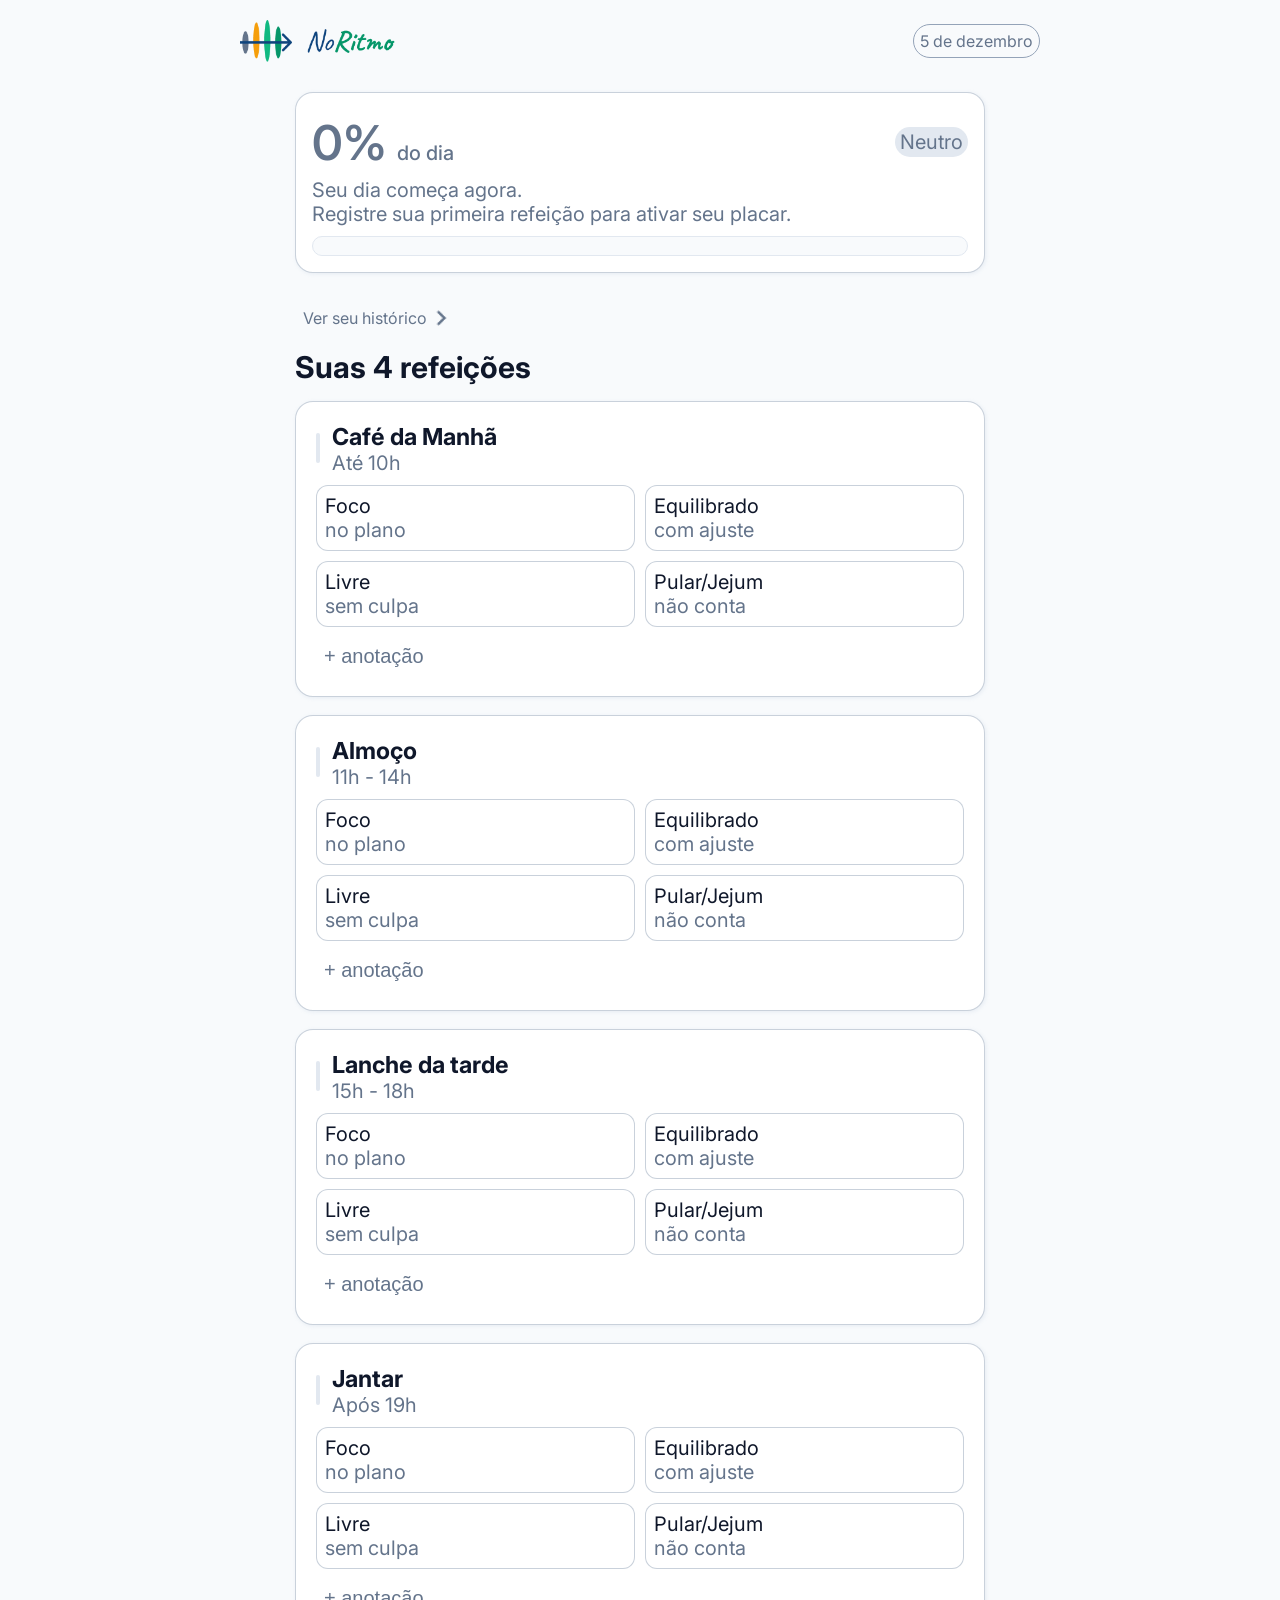
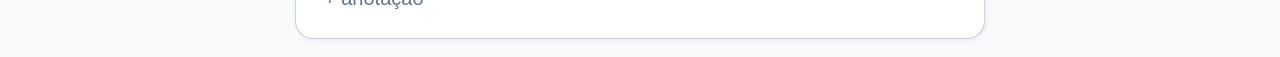
<file: index.html>
<!DOCTYPE html>
<html lang="pt-br">
<head>
    <meta charset="UTF-8">
    <meta name="viewport" content="width=device-width, initial-scale=1.0">
    <link rel="stylesheet" href="./src/css/style.css">
    <link rel="shortcut icon" href="./src/assets/img/favicon.ico" type="image/x-icon">
    <title>NoRitmo</title>
</head>
<!-- O id "page-home" é usado no JS para identificar qual página carregar -->
<body id="page-home">
    <!-- Cabeçalho com logo e data atual (atualizada via JS) -->
    <header class="section-header">
        <img src="./src/assets/img/logo.png" alt="">
        <span id="date">24 de Agosto</span>
    </header>
    <main>
        <!-- Seção Hero: exibe o score diário, status e barra de progresso -->
        <section class="section_hero-score">
            <header class="header-hero-score">
                <p><span class="score-number">0%</span> do dia</p>
                <span class="score-status">Neutro</span>
            </header>
            <p class="text-score">Seu dia começa agora. <br> Registre sua primeira refeição para ativar seu placar.</p>
            <!-- Barra de progresso visual preenchida via JS -->
            <div class="barra-progresso">
                <div class="progresso"></div>
            </div>
        </section>
        <!-- Link de navegação para a página de histórico -->
        <a href="./src/pages/historico.html"  class="btn-navegar-pagina"> 
            Ver seu histórico <img src="./src/assets/icon/icon-arrow-right.png" alt="">
        </a>

        <h2>Suas 4 refeições</h2>

        <!-- Card de refeição: Café da Manhã. data-refeicao identifica a refeição no JS -->
        <section class="section_meals" id="meal-breakfast" data-refeicao="breakfast">
            <header class="header-meals">
                <!-- Mini barra lateral que muda de cor conforme o status selecionado -->
                <div class="mini-bar-progress"></div>
                <div class="meal-text">
                    <h3>Café da Manhã</h3>
                    <p>Até 10h</p>
                </div>    
            </header>
            <!-- Formulário com 4 opções de status para a refeição -->
            <form method="get" class="meal-status-section">
                    <label class="meal-status-card" for="status-focus-breakfast">
                        <input type="radio" name="meal-status-breakfast" id="status-focus-breakfast" class="meal-status-option" value="focus">
                        <div class="text-status">   
                            <p>Foco</p>
                            <span>no plano</span>
                        </div>
                    </label>
                    
                    <label for="status-balanced-breakfast" class="meal-status-card">
                        <input type="radio" name="meal-status-breakfast" id="status-balanced-breakfast" class="meal-status-option" value="balanced">
                        <div class="text-status">   
                            <p>Equilibrado</p>
                            <span>com ajuste</span>
                        </div>
                    </label>

                    <label for="status-free-breakfast" class="meal-status-card">
                        <input type="radio" name="meal-status-breakfast" id="status-free-breakfast" class="meal-status-option" value="free">
                        <div class="text-status">   
                            <p>Livre</p>
                            <span>sem culpa</span>
                        </div>
                    </label>

                    <label for="status-skip-breakfast" class="meal-status-card">
                        <input type="radio" name="meal-status-breakfast" id="status-skip-breakfast" class="meal-status-option" value="skip">
                        <div class="text-status">   
                            <p>Pular/Jejum</p>
                            <span>não conta</span>
                        </div>
                    </label> 
                </form>
                <!-- Botão que exibe/oculta o campo de anotação da refeição -->
                <div class="footer-meals-card">
                        <button class="btn breakfast"> + anotação </button>
                        <input type="text" placeholder="Ex: Ovos com café" class="notes-meals breakfast">
                    </div>
        </section>

        <!-- Card de refeição: Almoço (mesma estrutura do café da manhã) -->
        <section class="section_meals" id="meal-lunch" data-refeicao="lunch">
            <header class="header-meals">
                <div class="mini-bar-progress"></div>
                <div class="meal-text">
                    <h3>Almoço</h3>
                    <p>11h - 14h</p>
                </div>    
            </header>
            <form method="get" class="meal-status-section">
                    <label class="meal-status-card" for="status-focus-lunch">
                        <input type="radio" name="meal-status-lunch" id="status-focus-lunch" class="meal-status-option" value="focus">
                        <div class="text-status">   
                            <p>Foco</p>
                            <span>no plano</span>
                        </div>
                    </label>
                    
                    <label for="status-balanced-lunch" class="meal-status-card">
                        <input type="radio" name="meal-status-lunch" id="status-balanced-lunch" class="meal-status-option" value="balanced">
                        <div class="text-status">   
                            <p>Equilibrado</p>
                            <span>com ajuste</span>
                        </div>
                    </label>

                    <label for="status-free-lunch" class="meal-status-card">
                        <input type="radio" name="meal-status-lunch" id="status-free-lunch" class="meal-status-option" value="free">
                        <div class="text-status">   
                            <p>Livre</p>
                            <span>sem culpa</span>
                        </div>
                    </label>

                    <label for="status-skip-lunch" class="meal-status-card">
                        <input type="radio" name="meal-status-lunch" id="status-skip-lunch" class="meal-status-option" value="skip">
                        <div class="text-status">   
                            <p>Pular/Jejum</p>
                            <span>não conta</span>
                        </div>
                    </label> 
                </form>
                <div class="footer-meals-card">
                        <button class="btn lunch"> + anotação </button>
                        <input type="text" placeholder="Ex: Arroz, feijão, frango grelhado" class="notes-meals lunch">
                    </div>
        </section>

        <!-- Card de refeição: Lanche da tarde (mesma estrutura) -->
        <section class="section_meals" id="meal-snack" data-refeicao="snack">
            <header class="header-meals">
                <div class="mini-bar-progress"></div>
                <div class="meal-text">
                    <h3>Lanche da tarde</h3>
                    <p>15h - 18h</p>
                </div>    
            </header>
            <form method="get" class="meal-status-section">
                    <label class="meal-status-card" for="status-focus-snack">
                        <input type="radio" name="meal-status-snack" id="status-focus-snack" class="meal-status-option" value="focus">
                        <div class="text-status">   
                            <p>Foco</p>
                            <span>no plano</span>
                        </div>
                    </label>
                    
                    <label for="status-balanced-snack" class="meal-status-card">
                        <input type="radio" name="meal-status-snack" id="status-balanced-snack" class="meal-status-option" value="balanced">
                        <div class="text-status">   
                            <p>Equilibrado</p>
                            <span>com ajuste</span>
                        </div>
                    </label>

                    <label for="status-free-snack" class="meal-status-card">
                        <input type="radio" name="meal-status-snack" id="status-free-snack" class="meal-status-option" value="free">
                        <div class="text-status">   
                            <p>Livre</p>
                            <span>sem culpa</span>
                        </div>
                    </label>

                    <label for="status-skip-snack" class="meal-status-card">
                        <input type="radio" name="meal-status-snack" id="status-skip-snack" class="meal-status-option" value="skip">
                        <div class="text-status">   
                            <p>Pular/Jejum</p>
                            <span>não conta</span>
                        </div>
                    </label> 
                </form>
                <div class="footer-meals-card">
                        <button class="btn snack"> + anotação </button>
                        <input type="text" placeholder="Ex: Crepioca com frango" class="notes-meals snack">
                    </div>
        </section>
        
        <!-- Card de refeição: Jantar (mesma estrutura) -->
        <section class="section_meals" id="meal-dinner" data-refeicao="dinner">
            <header class="header-meals">
                <div class="mini-bar-progress"></div>
                <div class="meal-text">
                    <h3>Jantar</h3>
                    <p>Após 19h</p>
                </div>    
            </header>
            <form method="get" class="meal-status-section">
                    <label class="meal-status-card" for="status-focus-dinner">
                        <input type="radio" name="meal-status-dinner" id="status-focus-dinner" class="meal-status-option" value="focus">
                        <div class="text-status">   
                            <p>Foco</p>
                            <span>no plano</span>
                        </div>
                    </label>
                    
                    <label for="status-balanced-dinner" class="meal-status-card">
                        <input type="radio" name="meal-status-dinner" id="status-balanced-dinner" class="meal-status-option" value="balanced">
                        <div class="text-status">   
                            <p>Equilibrado</p>
                            <span>com ajuste</span>
                        </div>
                    </label>

                    <label for="status-free-dinner" class="meal-status-card">
                        <input type="radio" name="meal-status-dinner" id="status-free-dinner" class="meal-status-option" value="free">
                        <div class="text-status">   
                            <p>Livre</p>
                            <span>sem culpa</span>
                        </div>
                    </label>

                    <label for="status-skip-dinner" class="meal-status-card">
                        <input type="radio" name="meal-status-dinner" id="status-skip-dinner" class="meal-status-option" value="skip">
                        <div class="text-status">   
                            <p>Pular/Jejum</p>
                            <span>não conta</span>
                        </div>
                    </label> 
                </form>
                <div class="footer-meals-card">
                        <button class="btn dinner"> + anotação </button>
                        <input type="text" placeholder="Ex: Bowl de salada" class="notes-meals dinner">
                    </div>
        </section>
    </main>
    <!-- Carrega o script principal como módulo ES6 -->
    <script type="module" src="./src/scripts/main.js"></script>
    
</body>
</html>
</file>
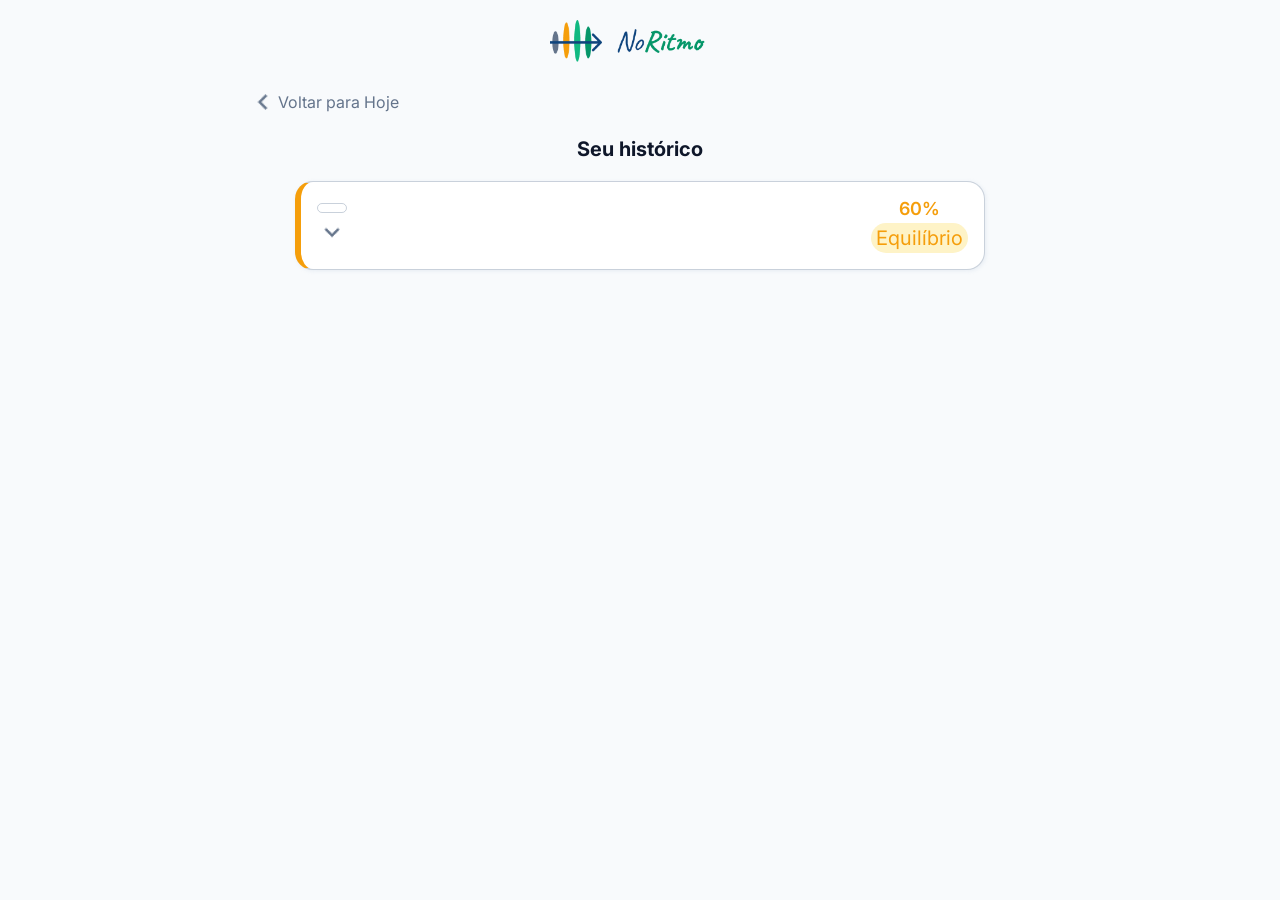
<file: src/pages/historico.html>
<!DOCTYPE html>
<html lang="pt-br">
<head>
    <meta charset="UTF-8">
    <meta name="viewport" content="width=device-width, initial-scale=1.0">
    <link rel="stylesheet" href="../css/style.css">
    <link rel="shortcut icon" href="../assets/img/favicon.ico" type="image/x-icon">
    <title>NoRitmo</title>
</head>
<!-- O id "page-historico" é usado no JS para carregar apenas os scripts desta página -->
<body id="page-historico">
    <!-- Cabeçalho com logo e botão de voltar à home -->
    <header class="section-header historico">
        <a href="../../index.html">
            <img src="../assets/img/logo.png" alt="">
        </a>
        <a href="../../index.html" class="btn-navegar-pagina">
            <img src="../assets/icon/icon-arrow-left.png" alt="">Voltar para Hoje</a>
    </header>
    <!-- Container principal onde o JS renderiza dinamicamente os cards do histórico -->
    <main class="container-do-historico">
        <h1 class="title-pagina">Seu histórico</h1>

        <!-- Template estático de exemplo de um dia no histórico (substituído pelo JS) -->
        <section class="historico-dia" data-status="balanced">
            <header class="header-historico-section">
                <!-- Lado esquerdo: data e seta para expandir/recolher detalhes (acordeão) -->
                <div class="header-left">
                    <span class="dateHistorico"></span> 
                    <img src="../assets/icon/icon-arrow-down.png" alt="Expandir detalhes" class="seta-acordeao">
                </div>
                <!-- Lado direito: score e status do dia -->
                <div class="header-right">
                    <div class="score-historico">
                        <p class="score-number">60%</p>
                        <span class="score-status">Equilíbrio</span>
                    </div>
                    
                </div>
                
            </header>
            <!-- Conteúdo expandível com detalhes de cada refeição do dia -->
            <div class="historico-content escondido">
                <p class="historico-refeicao">Café da manhã: <span class="status-refeicao" data-status="focus">Foco</span></p>
                <p class="historico-anotacoes">Ovos com café</p>

                <p class="historico-refeicao">Almoço: <span class="status-refeicao" data-status="focus">Foco</span></p>
                <p class="historico-anotacoes">Ovos com café</p>

                <p class="historico-refeicao">Lanche da tarde: <span class="status-refeicao" data-status="balanced">Equilibrio</span></p>

                <p class="historico-refeicao">Jantar: <span class="status-refeicao" data-status="skip">Pular/Jejum</span></p>
                <p class="historico-anotacoes">Ovos com café</p>
            </div>
        </section>
    </main>
    <script type="module" src="../scripts/main.js"></script>
</body>
</html>
</file>
<file: src/css/style.css>
/* Arquivo principal de estilos: importa todos os módulos CSS do projeto */
@import url(./global.css);
@import url(./header.css);
@import url(./score.css);
@import url(./meals.css);
@import url(./historico.css)
</file>
